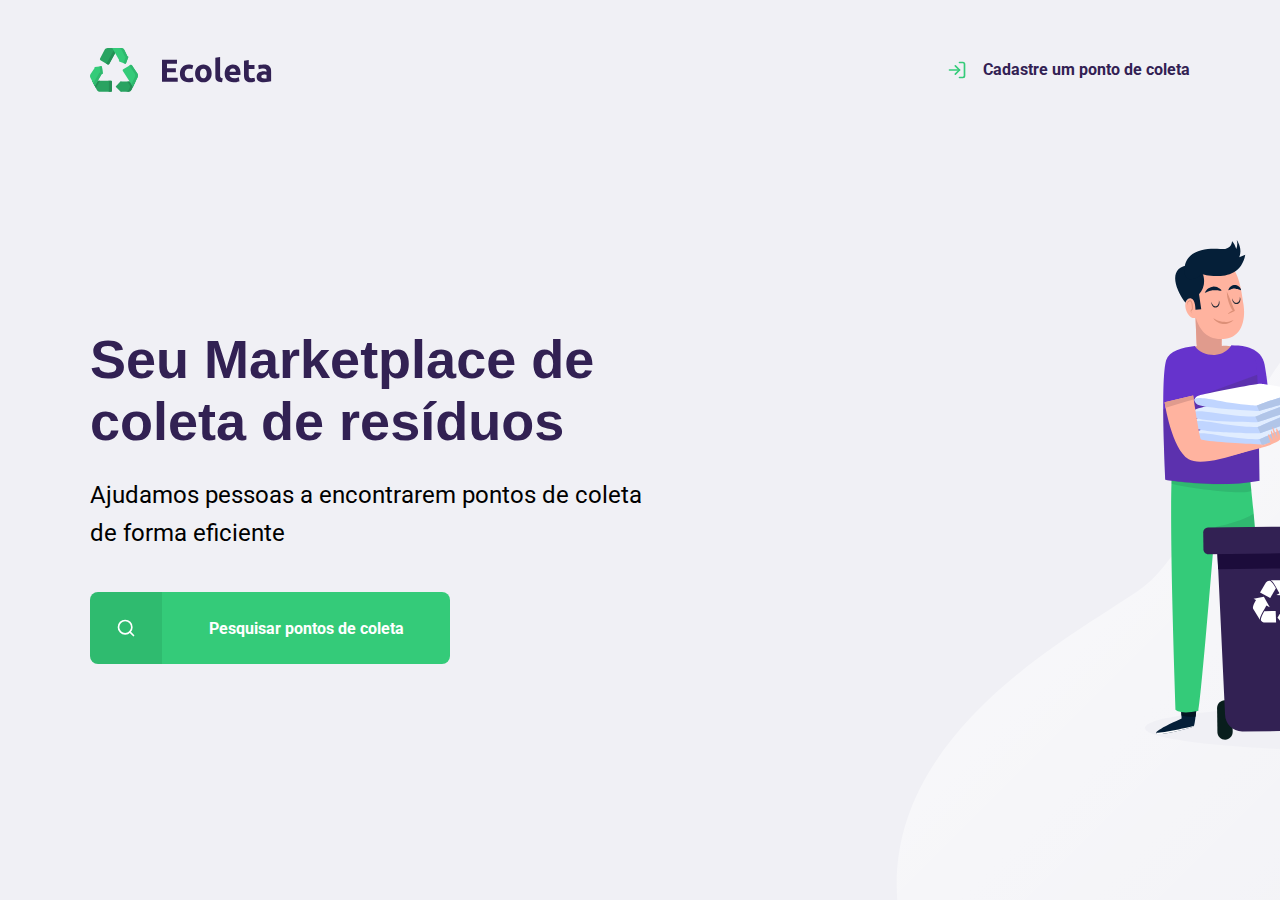
<file: index.html>
<!DOCTYPE html>
<html lang=pt_br>
<head>
    <meta charset="UTF-8">
    <meta name="viewport" content="width=device-width, initial-scale=1.0">
    <link href="https://fonts.googleapis.com/css2?family=Roboto:wght@300;700family=&Ubuntu:wght@700&display=swap" rel="stylesheet">
    <link rel="stylesheet" href="main.css">
    <link rel="stylesheet" href="home.css">
    <link rel="stylesheet" href="responsive.css">
    
    
    <title>Ecoleta</title>
</head>
<body>
    <div id="page-home">
        <div class="content">

            <header>
                <img src="/icones/logo.svg" alt="logo"> 
                <a href="#">
                <span> <!--fica em linha-->
                </span>
                Cadastre um ponto de coleta
                </a>
            </header>

            <main>
                <h1>Seu Marketplace de coleta de resíduos </h1>
                <P>Ajudamos pessoas a encontrarem pontos de coleta de forma eficiente</P>
                <a href="#"><span></span><strong>Pesquisar pontos de coleta</strong></a>
            </main>
        </div>
    </div>
    
 
</body>
</html>
</file>
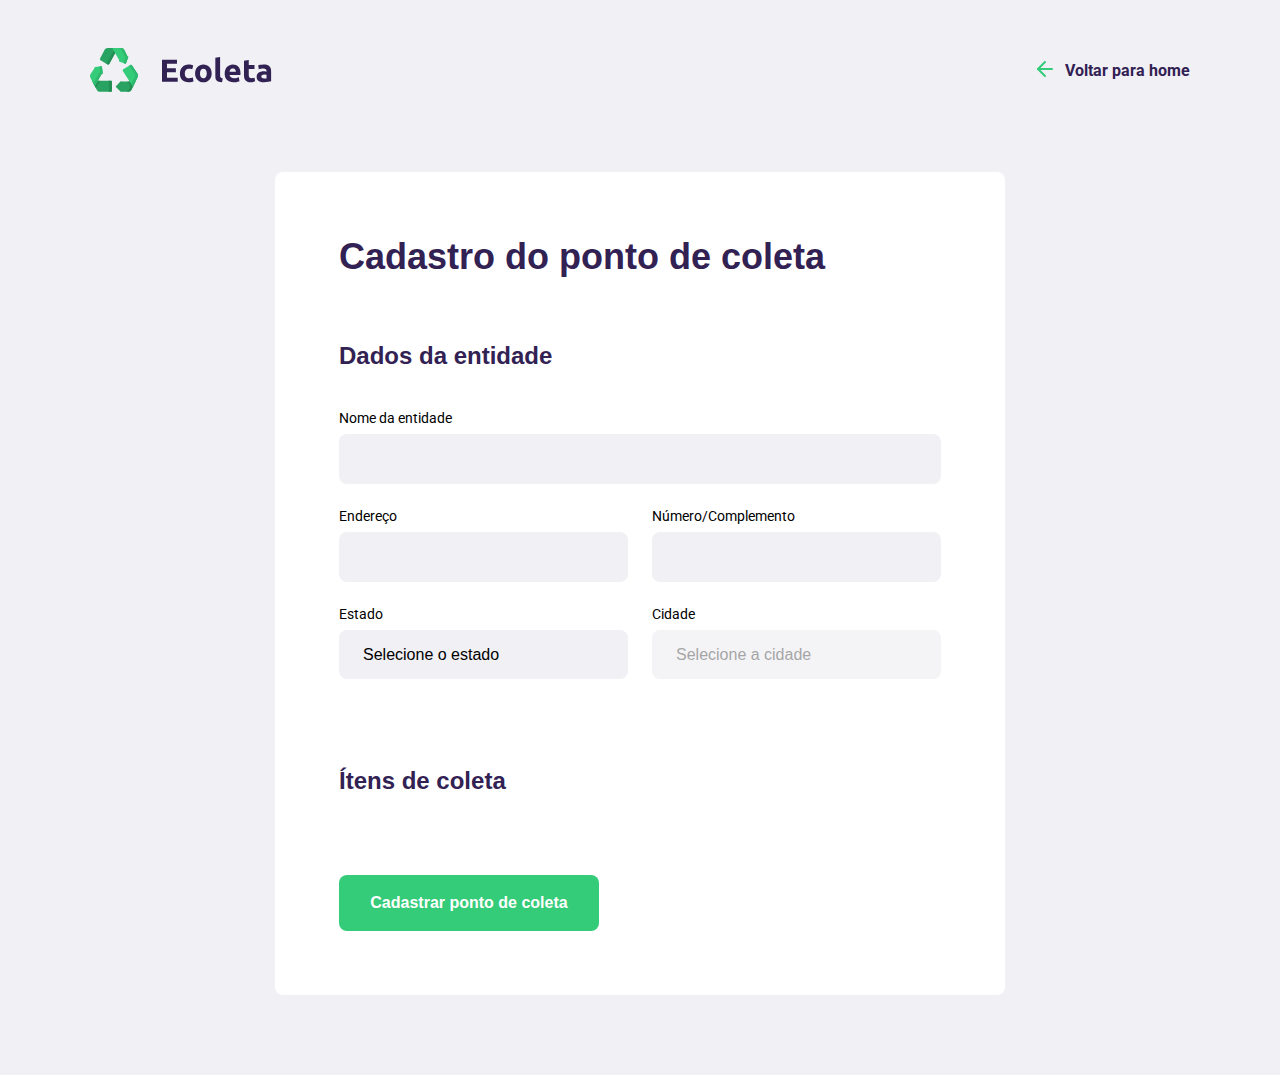
<file: create-point.html>
<!DOCTYPE html>
<html lang=pt_br>
    <head>
        <meta charset="UTF-8">
        <meta name="viewport" content="width=device-width, initial-scale=1.0">
        <link href="https://fonts.googleapis.com/css2?family=Roboto:wght@300;700family=&Ubuntu:wght@700&display=swap" rel="stylesheet">
        <link rel="stylesheet" href="main.css">
        <link rel="stylesheet" href="create-point.css">
        
        
        <title>Criar ponto de coleta</title>
    </head>
    <body>
        <div id="page-create-point">

                <header>
                    <img src="/icones/logo2.svg"" alt="logo"> 
                    <a href="#">
                    <span> <!--fica em linha-->
                    </span>
                    Voltar para home
                    </a>
                </header>

                <form action="">

                    <h1>Cadastro do ponto de coleta</h1>

                    <fieldset> <!-- como fosse uma div, espaço (criação de espaços/camois)--> 
                        <legend>
                            <h2>Dados da entidade</h2>
                        </legend>
                        
                        <div class="field">
                            <label for="">Nome da entidade</label> <!--ficam em inline -->
                            <input type="text" name="name"> <!--ficam em inline -->
                        </div>

                        <div class="field-group">
                            <div class="field">
                                <label for="address">Endereço</label>
                                <input type="text" name ="address"></input>
                            </div>
                            <div class="field">
                                <label for="address2">Número/Complemento</label>
                                <input type="text" name ="address2"></input>
                            </div>
                        </div>
                        <div class="field-group">
                            <div class="field">
                                <label for="state">Estado</label>
                                <select name="uf" id="">
                                    <option value="">Selecione o estado</option>

                                    <input type="hidden" name="state">
                                </select>
                            </div>
                            <div class="field">
                                <label for="city">Cidade</label>
                                <select name="city" id="" disabled>
                                    <option value="">Selecione a cidade</option>
                                </select>
                            </div>
                        </div>
                    </fieldset> 








                    <fieldset> 
                        <legend>
                            <h2>Ítens de coleta</h2>
                        </legend>

                    </fieldset> 

                    <button type="submit">Cadastrar ponto de coleta</button> <!--submit envia os dados-->
                    
                </form>
        </div>
        <script src="script/create-point.js"></script>
    </body>
</html>
</file>
<file: main.css>
:root {
    --title-color: #322153;
    --primary-color: #34cb79;
}
* {
    margin: 0;
    padding:0;
    box-sizing: border-box; /* por padrão, a caixa é medida pelo contéudo. com esse valor, a caixa é medida pela borda, o que tem mais sentido*/
}

html {
    font-family: 'Roboto', sans-serif;
}

body {
    background: #f0f0f5;
    -webkit-font-smoothing: antialiased;
}

a{
    text-decoration: none;
}

h1, h2, h3, h4, h5, h6 {
    font-family: 'Ubuntu', sans-serif;
    color: var(--title-color)
}
</file>
<file: home.css>
#page-home {
    height: 100vh;
    background: url(/icones/home-background.svg) no-repeat;
    background-position: 35vw bottom;
}

#page-home .content {
    display: flex;
    flex-direction: column;
    height: 100%;
    width: 90vw;
    max-width: 1100px;
    margin: 0 auto;
}

#page-home .content header {
    display: flex;
    align-items: center;
    justify-content: space-between; /*espaço entre os elementos*/
    margin-top: 48px;
}

#page-home .content header a {
    display: flex;
    color: var(--title-color);
    font-weight: 700;
}

#page-home .content header a span {
    display: flex;
    background: url(/icones/log-in.svg) no-repeat;
    width: 20px; /*sem definir tamanho da caixa, não aparece imagem*/
    height: 20px;
    margin-right: 16px;
}

#page-home main {
    max-width: 560px;
    flex: 1;
    display: flex;
    flex-direction: column;
    justify-content: center;
}

#page-home main h1 {
    font-size: 54px ;
}

#page-home main p{
    font-size: 24px;
    line-height: 38px;
    margin-top: 24px;
}

#page-home main a{
    width: 100%;
    max-width: 360px;
    height: 72px;
    border-radius: 8px;
    display: flex;
    align-items: center;
    margin-top: 40px;
    background: var(--primary-color);
    transition: 400ms;
}

#page-home main a:hover{
    background-color: #2fb86e;
}

#page-home main a span{
    display: flex;
    align-items: center;
    justify-content: center;
    width: 72px;
    height: 72px;
    background-color: rgba(0, 0, 0, 0.08);
    border-top-left-radius: 8px; 
    border-bottom-left-radius: 8px;
}

#page-home main a span::after{
    content: "";
    background-image: url(/icones/search.svg);
    width: 20px;
    height: 20px;

}

#page-home main a strong {
    flex: 1;
    color: white;
    text-align: center;
}
</file>
<file: responsive.css>
@media (max-width: 900px) { /*até 900 px, aplica-se essas regras*/
    #page-home {
        background-position-x: 70vw;
    }
    #page-home .content {
        align-items: center;
        text-align:center;
    }

    #page-home header a {
        position: absolute;
        bottom: 15px;
        left: 50%;
        transform: translateX(-50%);
    }

    #page-home main {
        align-items: center;
    }
} 

@media (min-width: 1010px) { /*de 1170 para lá, aplica-se essas regras*/
    #page-home {
        background-position-x: 70vw;
    }

}

@media (max-height: 760px) {
    #page-home {
        background-position-y: 200px;
    }
}

@media (max-height: 710px) {
    #page-home{
        height: 120vh;
    }
    #page-home header a {
        position: absolute;
            top: 110vh;
            left: 50%;
            transform: translateX(-50%);
    }  
}
</file>
<file: create-point.css>
#page-create-point {
     width: 90%;
     max-width: 1100px;
     margin: 0 auto;
 }

 #page-create-point header {
     margin-top: 48px;
     display: flex;
     justify-content: space-between;
     align-items: center;
 }

 #page-create-point header a {
   color: var(--title-color);
   font-weight: bold;
   display: flex;
   align-items: center;
}

#page-create-point header a span {
    display: flex;
    margin-right: 12px;
    background-image: url(/icones/arrow-left.svg);
    width: 20px;
    height: 26px;
 }

 form {
     background: white;
     margin: 80px auto;
     padding: 64px;
     margin-top: 80px;
     border-radius: 8px;
     max-width: 730px;
     
 }

 form h1 {
     font-size: 36px;
 }

 form fieldset {
     margin-top: 64px;
     border: 0;
 }

 form legend {
     margin-bottom: 40px;
 }

 form legend h2 {
     font-size: 24px;
 }

 form .field {
     flex: 1; /*os elementos vão preecher o espaço flex, ou seja, esticarem na área flex;*/
    display: flex;
    flex-direction: column;
    margin-bottom: 24px;
}

form .field-group {
    display: flex;
}

form input, form select{
    background-color: #f0f0f5;
    border: 0;
    padding: 16px 24px;
    font-size: 16px;
    /* outline: none; para saber em qual campo você está (tirar linha preta de seleção*/
    border-radius: 8px;
}

form select {
    -webkit-appearance: none; /*tira a setinha, caracteristicas do browser que possa interferir na leitura do css*/
    -moz-appearance: none;
    appearance: none;
}

form label {
    font-size: 14px;
    margin-bottom: 8px;
}

form .field-group .field + .field{ /*aplicou somente no segundo field*/
    margin-left: 24px;
}

form button {
    width: 260px;
    height: 56px;
    border-radius: 8px;
    background-color: var(--primary-color);
    color: white;
    font-weight: bold;
    font-size: 16px;
    border: 0;
    margin-top: 40px;
    transition: background-color 400ms; /*aplica transição só no back*/
}

form button:hover {
    background-color: #2fb86e;
}
</file>
